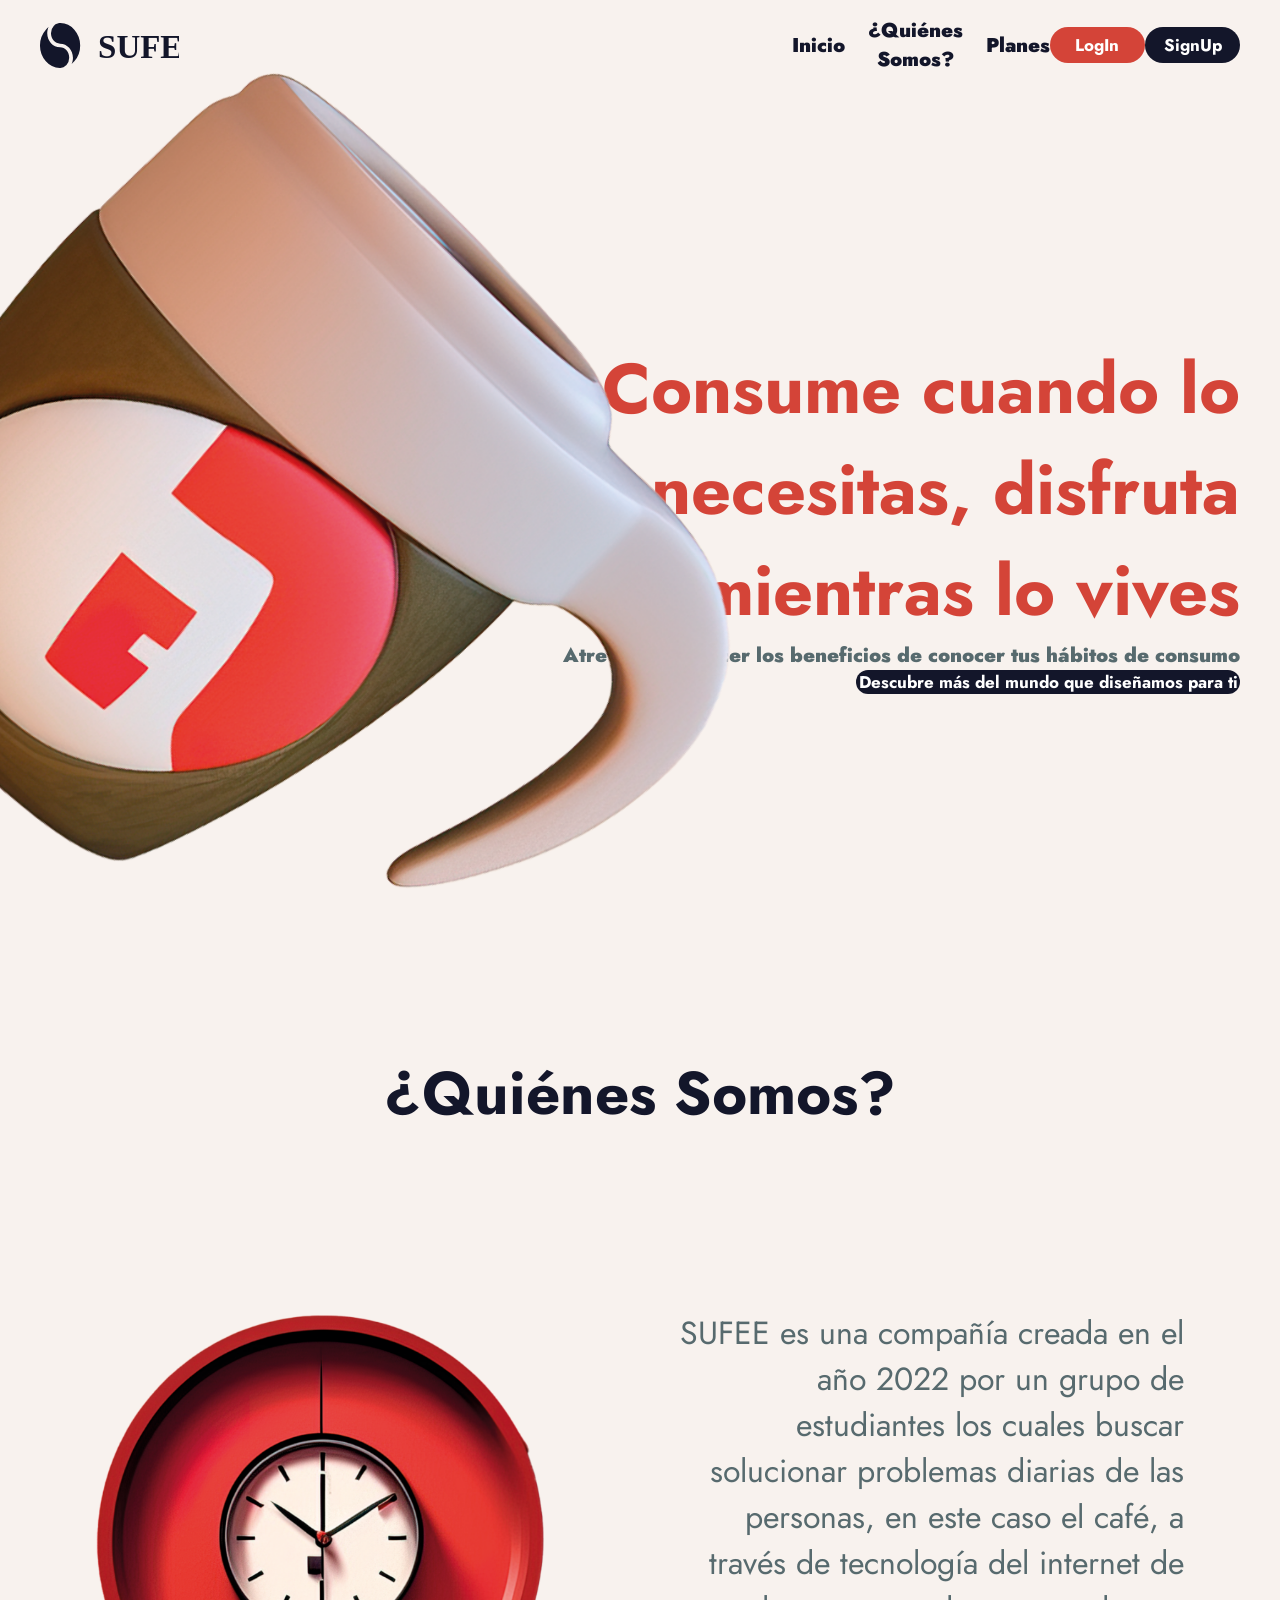
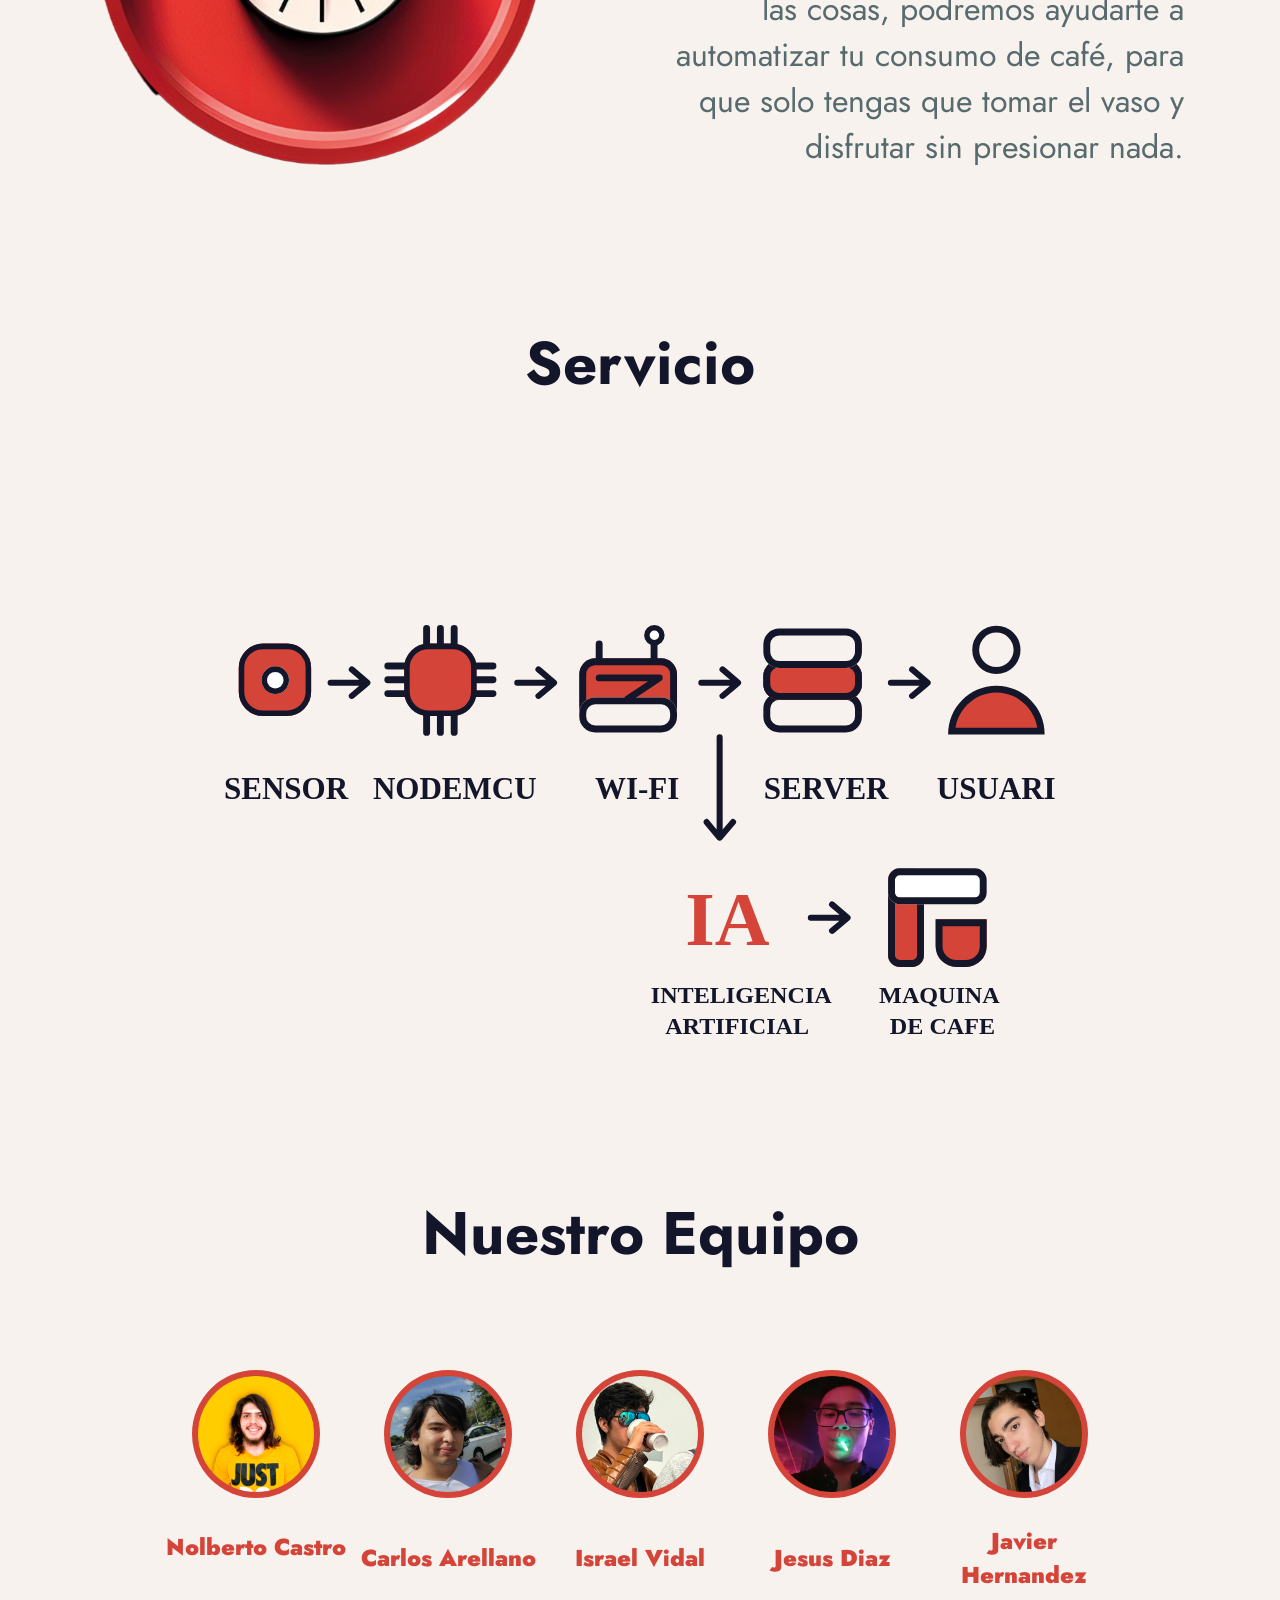
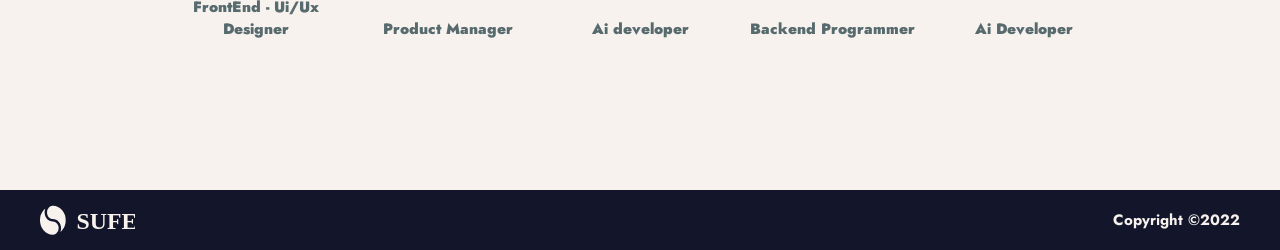
<file: Web/HTML/index.html>
<!DOCTYPE html>
<html lang="en">
<head>
    <meta charset="UTF-8">
    <meta http-equiv="X-UA-Compatible" content="IE=edge">
    <meta name="viewport" content="width=device-width, initial-scale=1.0">
    <link rel="stylesheet" href="../CSS/main.css">
    <link rel="stylesheet" href="../CSS/index.css">
    <link rel="stylesheet" href="../CSS/footer.css">
    <link rel="stylesheet" href="../CSS/header.css">
    <title>Inicio</title>
</head>
<body>
    <header>
        <img src="../Assets/logo.svg" alt="Logo">
        <nav>
            <ul>
                <li>Inicio</li>
                <li>¿Quiénes Somos?</li>
                <li>Planes</li>
                <button id="logIn">LogIn</button>
                <button id="signUp">SignUp</button>
            </ul>
        </nav>
    </header>
    <section id="Banner">
        <img src="../Assets/taza inicio.png" alt="cafe taza">
        <section>
            <h1>Consume cuando lo necesitas, disfruta mientras lo vives</h1>
        <p>Atrevete a conocer los beneficios de conocer tus hábitos de consumo</p>
        <button>Descubre más del mundo que diseñamos para ti</button>
        </section>
    </section>
    <section id="QS">
        <h1>¿Quiénes Somos?</h1>
        <section>
            <img src="../Assets/reloj.png" alt="Reloj">
            <p>SUFEE es una compañía creada en el año 2022 por un grupo de estudiantes los cuales buscar solucionar problemas diarias de las personas, en este caso el café, a  través de tecnología del internet de las cosas, podremos ayudarte a automatizar tu consumo de café, para que solo tengas que tomar el vaso y  disfrutar sin presionar nada. </p>
        </section>
    </section>
    <section id="Servicio">
        <h1>Servicio</h1>
        <img src="../Assets/process.svg" alt="proceso">
    </section>
    <section id="Equipo">
        <h1>Nuestro Equipo</h1>
        <section id="Nosotros">
            <section class="Integrante">
                <div class="circulo">
                    <img src="../Assets/Nolberto.png" alt="Nolberto Foto">
                </div>
                <h3>Nolberto Castro</h3>
                <p>FrontEnd - Ui/Ux Designer</p>
            </section>
            <section class="Integrante">
                <div class="circulo">
                    <img src="../Assets/Carlos.png" alt="Carlos">
                </div>
                <h3>Carlos Arellano</h3>
                <p>Product Manager</p>
            </section>
            <section class="Integrante">
                <div class="circulo">
                    <img src="../Assets/Israel.png" alt="Israel">
                </div>
                <h3>Israel Vidal</h3>
                <p>Ai developer</p>
            </section>
            <section class="Integrante">
                <div class="circulo">
                    <img src="../Assets/Chuy.png" alt="Chuy">
                </div>
                <h3>Jesus Diaz</h3>
                <p>Backend Programmer</p>
            </section>
            <section class="Integrante">
                <div class="circulo">
                    <img src="../Assets/Javier.png" alt="Javier">
                </div>
                <h3>Javier Hernandez</h3>
                <p>Ai Developer</p>
            </section>
        </section>
    </section>
    <footer>
        <img src="../Assets/logo blanco.svg" alt="logo blanco">
        <h3>Copyright ©2022</h3>
    </footer>
</body>
</html>
</file>
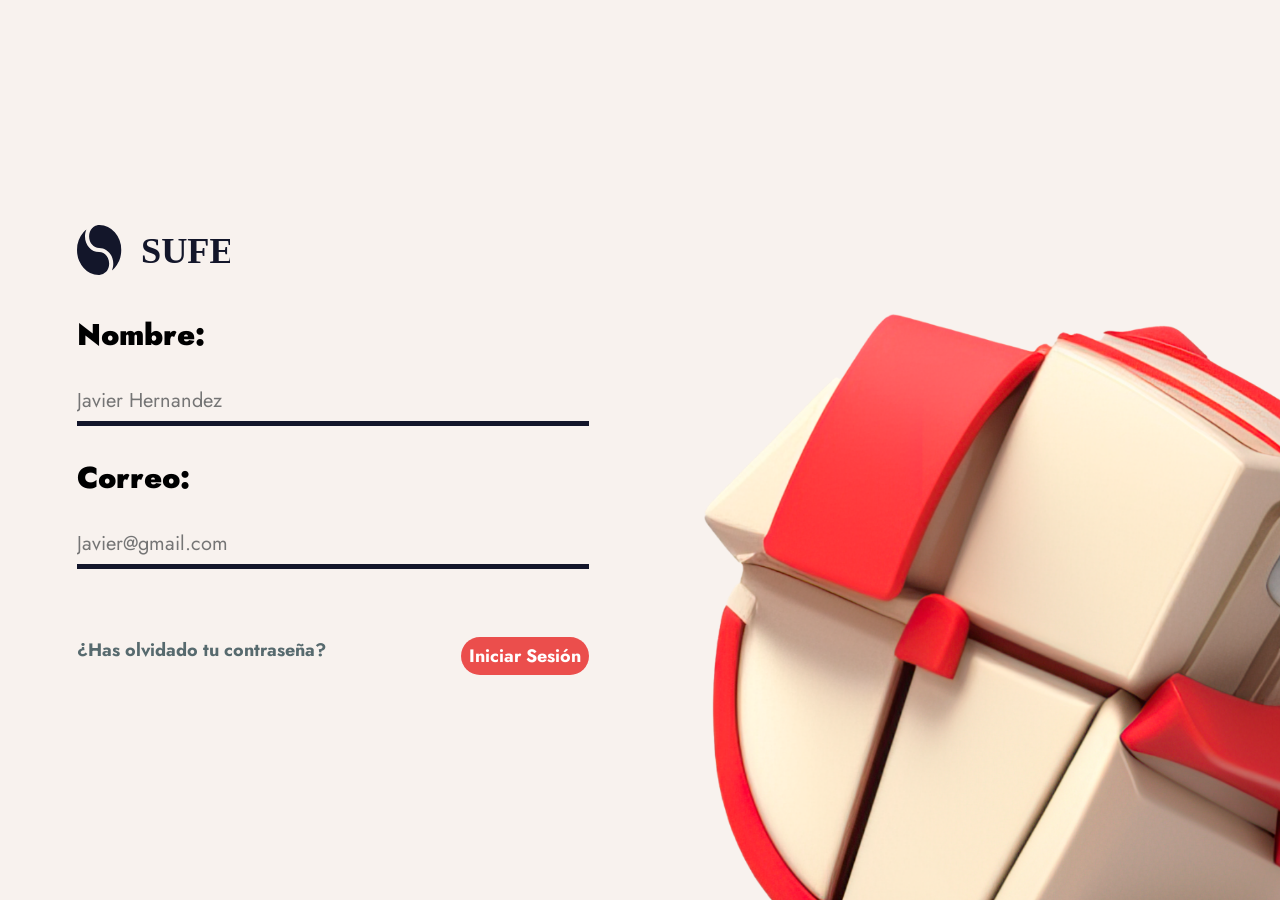
<file: Web/HTML/login.html>
<!DOCTYPE html>
<html lang="en">
<head>
    <meta charset="UTF-8">
    <meta http-equiv="X-UA-Compatible" content="IE=edge">
    <meta name="viewport" content="width=device-width, initial-scale=1.0">
    <link rel="stylesheet" href="../CSS/main.css">
    <link rel="stylesheet" href="../CSS/logIn.css">
    <title>LogIn</title>
</head>
<body>
    <img src="../Assets/LogIn image.png" alt="3D image">
    <section class="LogIn">
        <img src="../Assets/logo.svg" alt="logo SUFEE">
        <section>
            <form action="">
                <label for="nombre">
                    <span>Nombre:</span>
                    <input type="text" id="nombre" placeholder="Javier Hernandez"/>
                </label>
                <label for="correo">
                    <span>Correo:</span>
                    <input type="text" id="correo" placeholder="Javier@gmail.com"/>
                </label>
            </form>
        </section>
        <section class="submit">
            <h3>¿Has olvidado tu contraseña?</h3>
            <button type="submit">Iniciar Sesión</button>
        </section>
    </section>
</body>
</html>
</file>
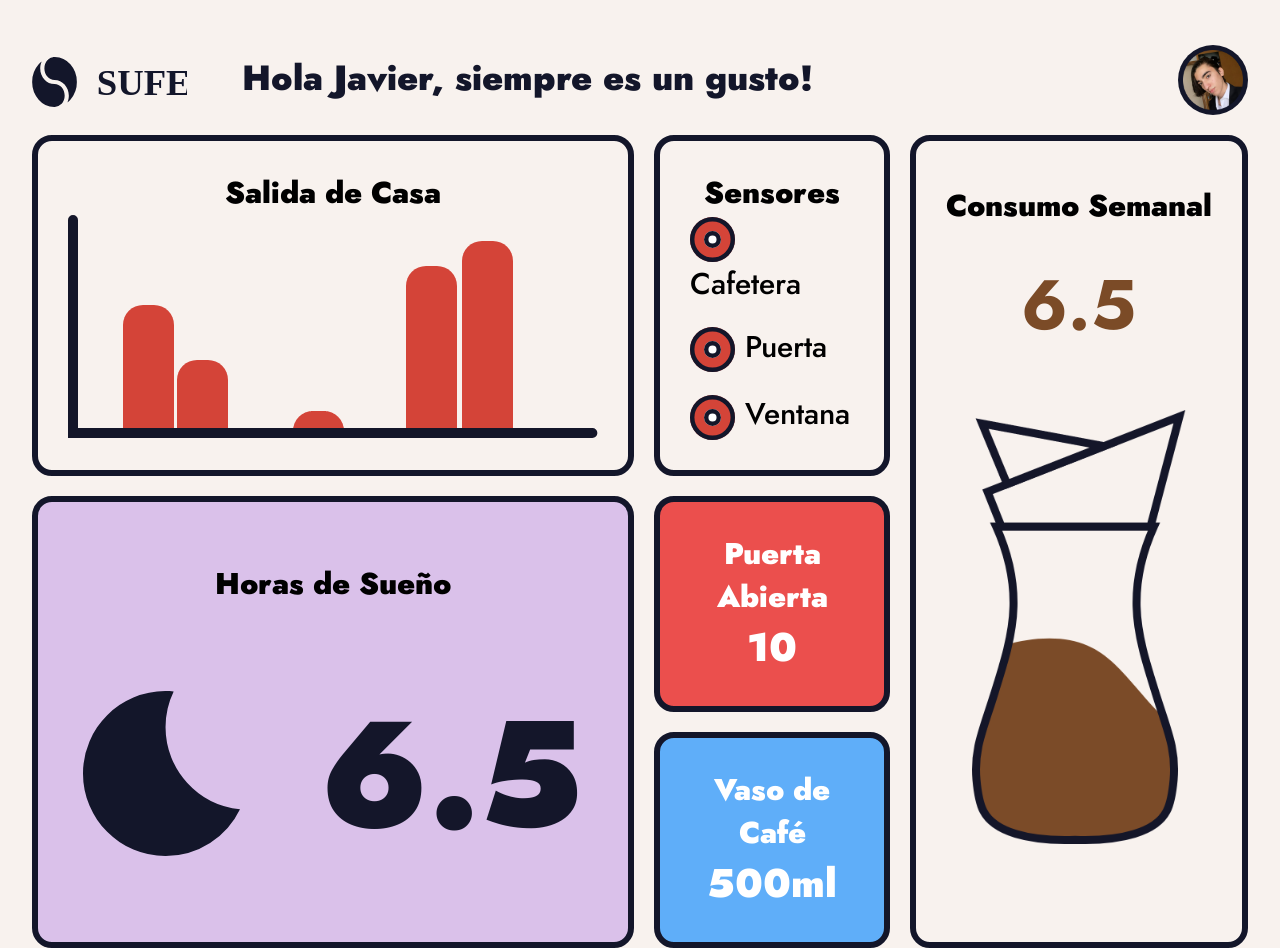
<file: Web/HTML/user.html>
<!DOCTYPE html>
<html lang="en">
<head>
    <meta charset="UTF-8">
    <meta http-equiv="X-UA-Compatible" content="IE=edge">
    <meta name="viewport" content="width=device-width, initial-scale=1.0">
    <link rel="stylesheet" href="../CSS/main.css">
    <link rel="stylesheet" href="../CSS/user.css">
    <title>User</title>
</head>
<body>
    <section class="user-side">
        <section class="information-part">
            <section class="top-part">
                <p><span></span>Hola Javier, siempre es un gusto!</p>
                <div class="circulo">
                    <img src="../Assets/Javier.png" alt="Nolberto Foto">
                </div>
            </section>
            <article class="section horas">
                <p>Salida de Casa</p>
                <img src="../Assets/grafic.png" alt="grafico">
            </article>
            <article class="section sleep">
                <p>Horas de Sueño</p>
                <section>
                    <img src="../Assets/night.svg" alt="icono noche">
                    <p>6.5</p>
                </section>
            </article>
            <article class="section sensor">
                <p>Sensores</p>
                <section class="sensores">
                    <p><span></span>Cafetera</p>
                    <p><span></span>Puerta</p>
                    <p><span></span>Ventana</p>
                </section>
            </article>
            <article class="section coffee">
                <p>Consumo Semanal</p>
                <section>
                    <p>6.5</p>
                    <img src="../Assets/cafe.png" alt="icono noche">
                </section>
            </article>
            <article class="section cup">
                <p>Vaso de Café</p>
                <p id="cupSize">500ml</p>
            </article>
            <article class="section door">
                <p>Puerta Abierta</p>
                <p id="doorNumber">10</p>
            </article>
        </section>
    </section>
</body>
</html>
</file>
<file: Web/CSS/main.css>
@import url('https://fonts.googleapis.com/css2?family=Jost:wght@300%253B400%253B500%253B600%253B700%253B900&display=swap');

:root{
    --beishe: #F8F2EE;
    --red: #D44438;
    --light-red:#EB4E4C;
    --dark-blue: #13162A;
    --grey: #576A6E;
    --clear-night: #dac1ea;
    --font: 'Jost', sans-serif;
    }

* {
	box-sizing: border-box;
	margin: 0;
	padding: 0;
    font-family: var(--font);
}

html {
	font-size: 62.5%;
}

body {
	font-size: 1.6rem; /* 16px */
    background-color: var(--beishe);
}
</file>
<file: Web/CSS/index.css>
#Banner{
    width: 100vw;
    height: 90vh;
    display: flex;
    justify-content: center;
    align-items: flex-end;
    flex-direction: column;
    margin-bottom: 150px;
    padding-left: 40px;
    padding-right: 40px;
}

#Banner h1{
    width: 60vw;
    color: var(--red);
    text-align: right;
    font-size: 7rem;
}

#Banner p{
    width: 60vw;
    font-weight: 900;
    color: var(--grey);
    text-align: right;
    font-size: 2rem;
}

#Banner button{
    width: 30vw;
    height: 6vh;
    font-size: 1.7rem;
    color: white;
    border-radius: 4rem;
    border-style: none;
    text-decoration: none;
    font-weight: bold;
    background-color: var(--dark-blue);
}

#Banner section{
    display: flex;
    width: 50vw;
    height: 35vh;
    align-items: flex-end;
    justify-content: space-between;
    flex-direction: column;
}

#Banner img{
    display: flex;
    width: 750px;
    position: absolute;
    left: 0;
    bottom: 0;
}
#Servicio{
    width: 100vw;
    height: 80vh;
    display: flex;
    justify-content: space-between;
    align-items: center;
    flex-direction: column;
    margin-bottom: 150px;
}

#Servicio h1{
    font-size: 6rem;
    text-align: center;
    color: var(--dark-blue);
}

#Servicio img{
    width: 65vw;
}


#Equipo{
    width: 100vw;
    height: 50vh;
    display: flex;
    justify-content: space-between;
    align-items: center;
    flex-direction: column;
    margin-bottom: 150px;
}

#Equipo h1{
    font-size: 6rem;
    text-align: center;
    color: var(--dark-blue);
}

#QS{
    width: 100vw;
    height: 80vh;
    display: flex;
    justify-content: space-between;
    align-items: center;
    flex-direction: column;
    margin-bottom: 150px;
}

#QS h1{
    font-size: 6rem;
    text-align: center;
    color: var(--dark-blue); 
}

#QS img{
    width: 35vw;
}

#QS section{
    display: flex;
    width: 85vw;
    justify-content: space-between;
    align-items: center;
}

#QS p{
    width: 40vw;
    color: var(--grey);
    text-align: right;
    font-size: 3.2rem;
}

.circulo{
    width: 10vw;
    height: 10vw;
    display: flex;
    justify-content: center;
    align-items: center;
    border-radius: 10rem;
    background-color: var(--red);
}

.Integrante{
    width: 15vw;
    height: 30vh;
    display: flex;
    flex-direction: column;
    justify-content: space-between;
    align-items: center;
}

.Integrante img{
    width: 9vw;
    height: 9vw;
}

.Integrante h3{
    font-size: 2.3rem;
    font-weight: 900;
    text-align: center;
    color: var(--red); 
}

.Integrante p{
    font-size: 1.5rem;
    font-weight: 900;
    text-align: center;
    color: var(--grey); 
}

#Nosotros{
    display: flex;
}
</file>
<file: Web/CSS/footer.css>
footer{
    display: flex;
    height: 60px;
    justify-content: space-between;
    align-items: center;
    padding-left: 40px;
    padding-right: 40px;
    background-color: var(--dark-blue);
}

footer h3 {
    font-size: 1.5rem;
    color: var(--beishe);
}

footer img{
    height: 30px;
}
</file>
<file: Web/CSS/header.css>
nav{
    display: flex;
    
    justify-content: space-evenly;
    align-items: center;
}

nav ul li{
    font-size: 2rem;
    font-weight: 900;
    text-align: center;
    color: var(--dark-blue);
}

nav ul{
    display: flex;
    width: 35vw;
    height: 10vh;
    justify-content: space-between;
    align-items: center;
    list-style-type: none;
}

#logIn{
    width: 120px;
    height: 4vh;
    font-size: 1.7rem;
    color: white;
    border-radius: 2rem;
    border-style: none;
    text-decoration: none;
    font-weight: bold;
    background-color: var(--red);
}
#signUp{
    width: 120px;
    height: 4vh;
    font-size: 1.7rem;
    color: white;
    border-radius: 2rem;
    border-style: none;
    text-decoration: none;
    font-weight: bold;
    background-color: var(--dark-blue);
}
header{
    height: 10vh;
    display: flex;
    padding-left: 40px;
    padding-right: 40px;
    align-items: center;
    justify-content: space-between;

}

header > img{
    height: 5vh;

}
</file>
<file: Web/CSS/logIn.css>
body > img{
    display: flex;
    width: 45vw;
    position: absolute;
    right: 0;
    bottom: 0;
}

.submit{
    display: flex;
    justify-content: space-between;
}

.submit button{
    width: 10vw;
    height: 3vw;
    font-size: 1.8rem;
    color: white;
    border-radius: 4rem;
    border-style: none;
    text-decoration: none;
    font-weight: bold;
    background-color: var(--light-red);
}

.submit h3{
    display: flex;
    font-size: 1.8rem;
    color: var(--grey);
}

.LogIn{
    width: 40vw;
    height: 50vh;
    display: flex;
    flex-direction: column;
    justify-content: space-between;
    margin: auto;
    margin-left: 6vw;
    position: absolute;
    top: 0;
    bottom: 0;
}

.LogIn > img{
    width: 12vw;
}

form{
    display: flex;
    flex-direction: column;
    width: 40vw;
}
label span{
    font-size: 3rem;
    font-weight: 900;
    margin-bottom: 25px;
}

label{
    display: flex;
    flex-direction: column;
}

label input{
    height: 5vh;
    font-size: 2rem;
    color: var(--grey);
    background: rgba(255,255,255,0);
    width: inherit;
    border: none;
    border-bottom: 5px solid var(--dark-blue);
    margin-bottom: 30px;
    appearance: none;
    outline: none;
}
</file>
<file: Web/CSS/user.css>
.user-side{
    display: grid;
    align-items: center;
    width: 100vw;
    height: 100vh;
    justify-items: center;
}

.top-part{
    grid-area: i;
    display: flex;
    align-items: center;
    justify-content: space-between;
}

.top-part p{
    font-size: 3.5rem;
    font-weight: 900;
    color: var(--dark-blue);
}

.top-part p span{
    display: inline-block;
    vertical-align: middle;
    margin-right: 10px;
    width: 20rem;
    height: 5rem;
    background-image: url(../Assets/logo.svg);
    background-position: left;
    background-size: contain;
    background-repeat: no-repeat;
}

.circulo{
    width: 7rem;
    height: 7rem;
    display: flex;
    background-color: var(--dark-blue);
    justify-content: center;
    align-items: center;
    border-radius: 10rem;
    
}

.circulo img{
    width: 6rem;
    height: 6rem;
}

.information-part{
    display: grid;
    height: 90vh;
    width: 95vw;
    grid-template-areas: 
                "i i i i i"
                "b b a c c"
                "d d e c c"
                "d d f c c";
    row-gap: 2rem;
    column-gap: 2rem;
}

.section{
    display: grid;
    place-items: center;
    padding: 3rem;
    font-size: 3rem;
    border:6px solid var(--dark-blue);
    border-radius: 2rem;
}
.section > p{
    block-size: fit-content;
    text-align: center;
    font-weight: 900;

}

.sleep{
    grid-area: d;
    background-color: var(--clear-night);
}

.sleep section{
    display: flex;
    justify-content: space-around;
    align-items: center;
}

.sleep section p{
    margin-left: 8rem;
    font-size: 15rem;
    font-weight: 900;
    color: #14162a;
}

.horas{
    grid-area: b;
    justify-content: center;
    background-color: var(--beishe);
}

.coffee{
    grid-area: c;
}
.coffee section p{
    color: #7b4b27;
    font-size: 7rem;
    font-weight: 700;
    text-align: center;
}
.coffee section{
    display: grid;
    justify-content: center;
    align-items: center;
}

.coffee section img{
    height: 80%;
}

.cup{
    grid-area: f;
    place-items: center;
    color: white;
    background-color: #5faef9;
}

#cupSize, #doorNumber{
    font-size: 4rem;
}

.door{
    grid-area: e;
    place-items: center;
    color: white;
    background-color: #eb4f4d;
}

.sensor{
    grid-area: a;
}

.sensores{
    display: grid;
    row-gap: 2rem;
    place-self: center;
}

.sensores p{
    font-size: 3rem;
    font-weight: 500;
}
.sensores span{
    display: inline-block;
    vertical-align: middle;
    margin-right: 10px;
    width: 4.5rem;
    height: 4.5rem;
    background-image: url(../Assets/sensor-icon.svg);
    background-position: center;
    background-size: contain;
    background-repeat: no-repeat;
}
</file>
